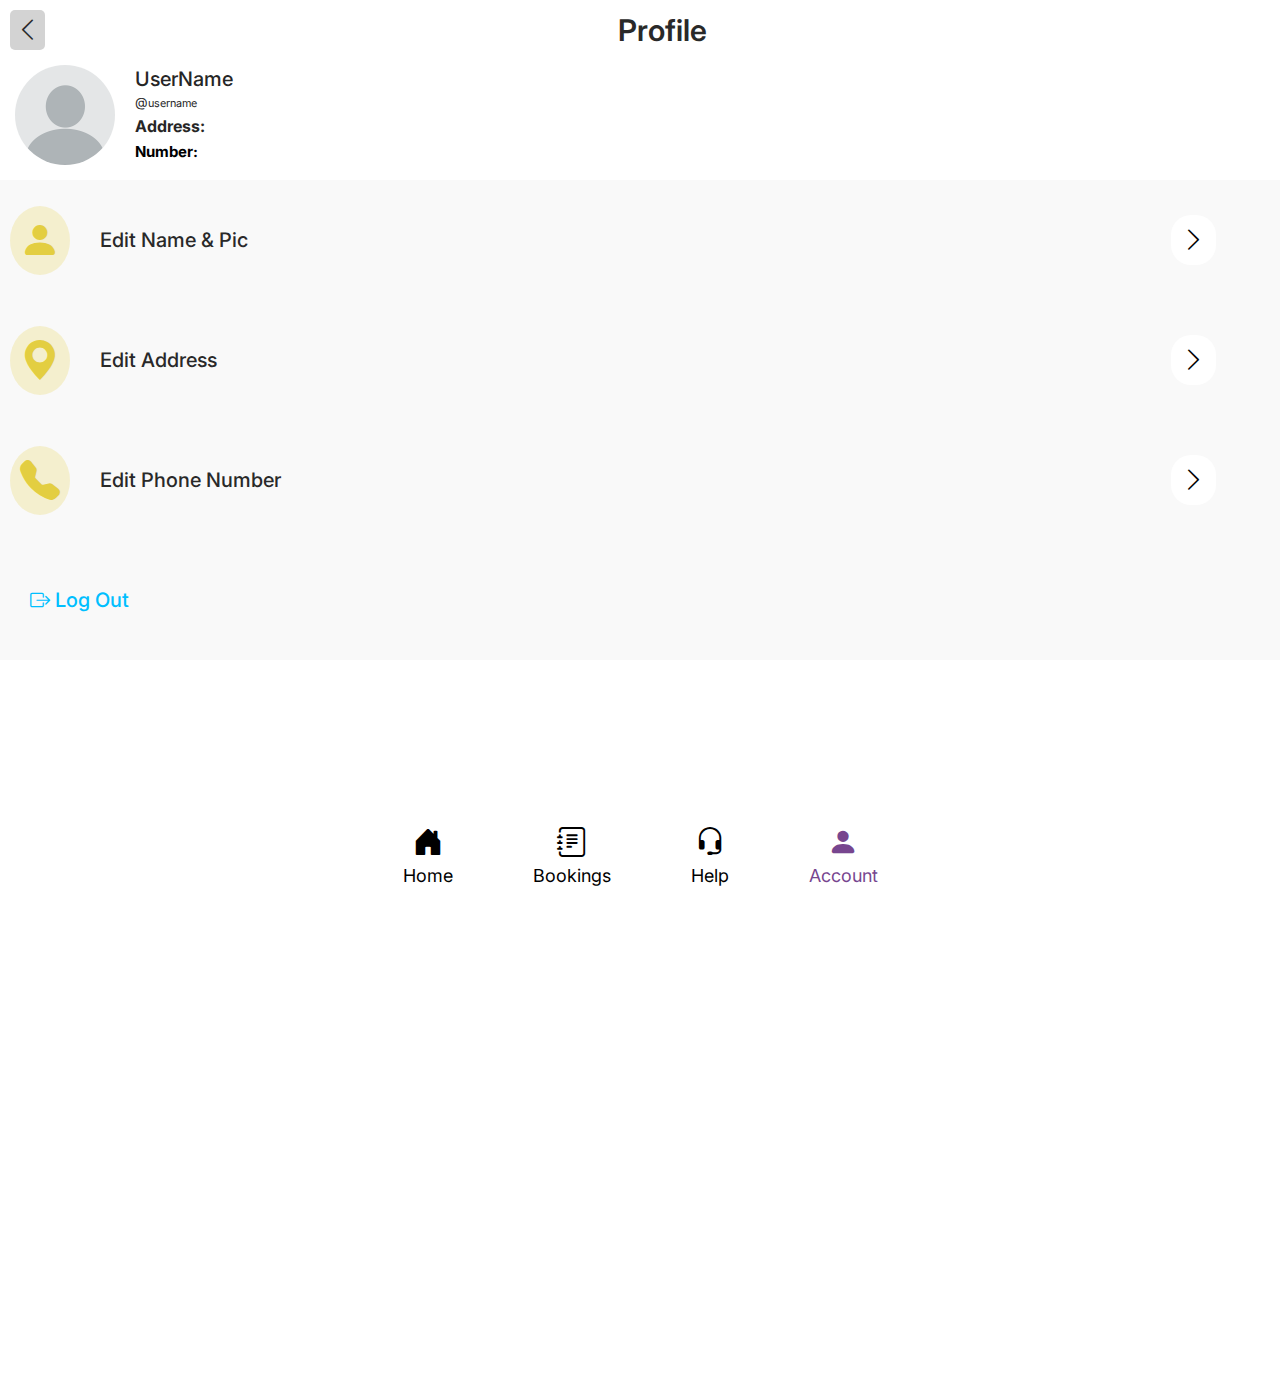
<file: account.html>
<!DOCTYPE html>
<html lang="en">

<head>
  <meta charset="UTF-8">
  <meta http-equiv="X-UA-Compatible" content="IE=edge">
  <meta name="viewport" content="width=device-width, initial-scale=1.0">
  <meta name="description" content="Faster Home Services Account page for user details filled up like images, name, number and address">
  <title>Account</title>
  <link rel="stylesheet" href="style.css">
  <link rel="stylesheet" href="https://cdn.jsdelivr.net/npm/bootstrap-icons@1.10.5/font/bootstrap-icons.css" />
  <link rel="preconnect" href="https://fonts.googleapis.com">
<link rel="preconnect" href="https://fonts.gstatic.com" crossorigin>
<link href="https://fonts.googleapis.com/css2?family=Inter:wght@100;200;300;400;500;600;700;800;900&display=swap" rel="stylesheet">
</head>

<body>
  <!--================== Navigation of the account page===================== -->
  <nav class="navbar">
    <ul>
      <li><a href="index.html" class="home-btn"><i class="bi bi-house-door-fill"></i> Home</a></li>
      <li><a href="bookings.html" class="bookings-btn"><i class="bi bi-journal-text"></i> Bookings</a></li>
      <li><a href="help.html" class="help-btn"><i class="bi bi-headset"></i> Help</a></li>
      <li><a href="account.html" class="account-btn" style="color:#77468f"><i class="bi bi-person-fill"></i> Account</a>
      </li>
    </ul>
    <div class="animation start-home"></div>
  </nav>

  <div class="user-profile">
    <!--====================== Account Page Heading ===============-->
    <div class="user-profile-heading">
      <a href="services.html"><i class="bi bi-chevron-left"></i></a>
      <h2>Profile</h2>
    </div>
    <!-- ====================User Profile Details======================  -->
    <div class="user-profile-details">
      <div class="user-picture-name">
        
        <img src="images/profile-min.png" id="profile-pic" loading="lazy" decoding="async">
     
        <div class="user-name">
          <h3 id="displayed-name">UserName</h3>
          <p>@<small id="small-name">username</small></p>
          <p class="display-address">Address: <big id="user-address"></big></p>
          <h4>Number: <big id="user-number"></big></h4>
        </div>
      </div>
      <!-- ========================Edit Name and Pic Section ==============-->
      <div class="edit-profile">
        <div class="user-icon">
          <i class="bi bi-person-fill"></i>
        </div>
        <h4>Edit Name & Pic</h4>
        <i class="bi bi-chevron-right" onclick="editFunction()"></i>
      </div>
      <!-- =======================Upload Picture Section================== -->
      <div class="upload-picture">
          <label for="input-file">Upload Image</label>
          <input type="file" accept="image/jpeg, image/png, image/jpg" id="input-file">
            <!-- ===================Update Name============================ -->
          <form action="" class="user-name-edit">
            <input type="text" placeholder="Type Name" required id="userName">
            <input type="button" value="Save" onclick="saveName()">
          </form>
      </div>
      <!--============================ Edit Address Section==================== -->
      <div class="user-address">
        <div class="address-icon">
          <i class="bi bi-geo-alt-fill"></i>
        </div>
        <h4>Edit Address</h4>
        <i class="bi bi-chevron-right" onclick="editAdress()" id="address-show"></i>
      </div>
      <!-- =========================== Update Addresss========================== -->
      <div class="address-edit">
        <form action="" class="address-editing-save">
          <input type="text" placeholder="Type Address" id="typed-address">
          <input type="button" value="Save" onclick="saveAddress()">
        </form>
      </div>
      <!--============================ Edit Phone Number Section==================== -->

      <div class="user-number">
        <div class="number-icon">
          <i class="bi bi-telephone-fill"></i>
        </div>
        <h4>Edit Phone Number</h4>
        <i class="bi bi-chevron-right" onclick="editNumber()" id="number-show"></i>
      </div>
      <!--============================ Update Phone Number==================== -->

      <div class="number-edit">
        <form action="" class="number-editing-save">
          <input type="number" placeholder="Type Number" id="typed-number">
          <input type="button" value="Save" onclick="saveNumber()">
        </form>
      </div>

   <!-- ============================Logout Button====================== -->
      <div class="logout">
        <button type="button"><i class="bi bi-box-arrow-right"></i>Log Out</button>
      </div>
    </div>
  </div>





  <!-- =============================JavaScript Of Account Page===================== -->
  <script>
    //====================Display profile piture =================

    let profilePic = document.getElementById('profile-pic');
    let inputFile = document.getElementById('input-file');


    inputFile.onchange = function () {
      profilePic.src = URL.createObjectURL(inputFile.files[0]);
    }

    //=====================edit profile pic and name dropdown ============================

    let edit_container = document.querySelector('.upload-picture');
    let editPanelOpen = true;

    const editFunction = () => {
      if (editPanelOpen) {
        edit_container.style.display = "block";
        editPanelOpen = false;
      }
      else {
        edit_container.style.display = "none";
        editPanelOpen = true;

      }
    }
    //=====================edit addresss dropdown ============================

    let edit_address = document.querySelector('.address-edit')
    const editAdress = () => {
      if (editPanelOpen) {
        edit_address.style.display = "block";
        editPanelOpen = false;
      }
      else {
        edit_address.style.display = "none";
        editPanelOpen = true;

      }
    }

    //===================================edit number dropdown================================
    let edit_number = document.querySelector('.number-edit');
    const editNumber = () => {
      if (editPanelOpen) {
        edit_number.style.display = "block";
        editPanelOpen = false;
      }
      else {
        edit_number.style.display = "none";
        editPanelOpen = true;
      }
    }



    //============================Save name function=========================
    const saveName = () => {
      let userInput = document.querySelector('#userName')
      let disPlayedName = document.querySelector('#displayed-name');
      let small_name = document.querySelector('#small-name');

      disPlayedName.innerHTML = userInput.value;
      small_name.innerHTML = userInput.value;

    }

    //===============================Save addressfunction==========================
    const saveAddress = () => {
      let userInputAddress = document.querySelector('#typed-address');
      let display_Address = document.querySelector('#user-address');

      display_Address.innerHTML = userInputAddress.value;
    }


    //=================================Save Number funtion=============================

    const saveNumber = () => {
      let userInputNumber = document.querySelector('#typed-number');
      let display_Number = document.querySelector('#user-number');

      display_Number.innerHTML = userInputNumber.value;
    }


  </script>
</body>

</html>
</file>
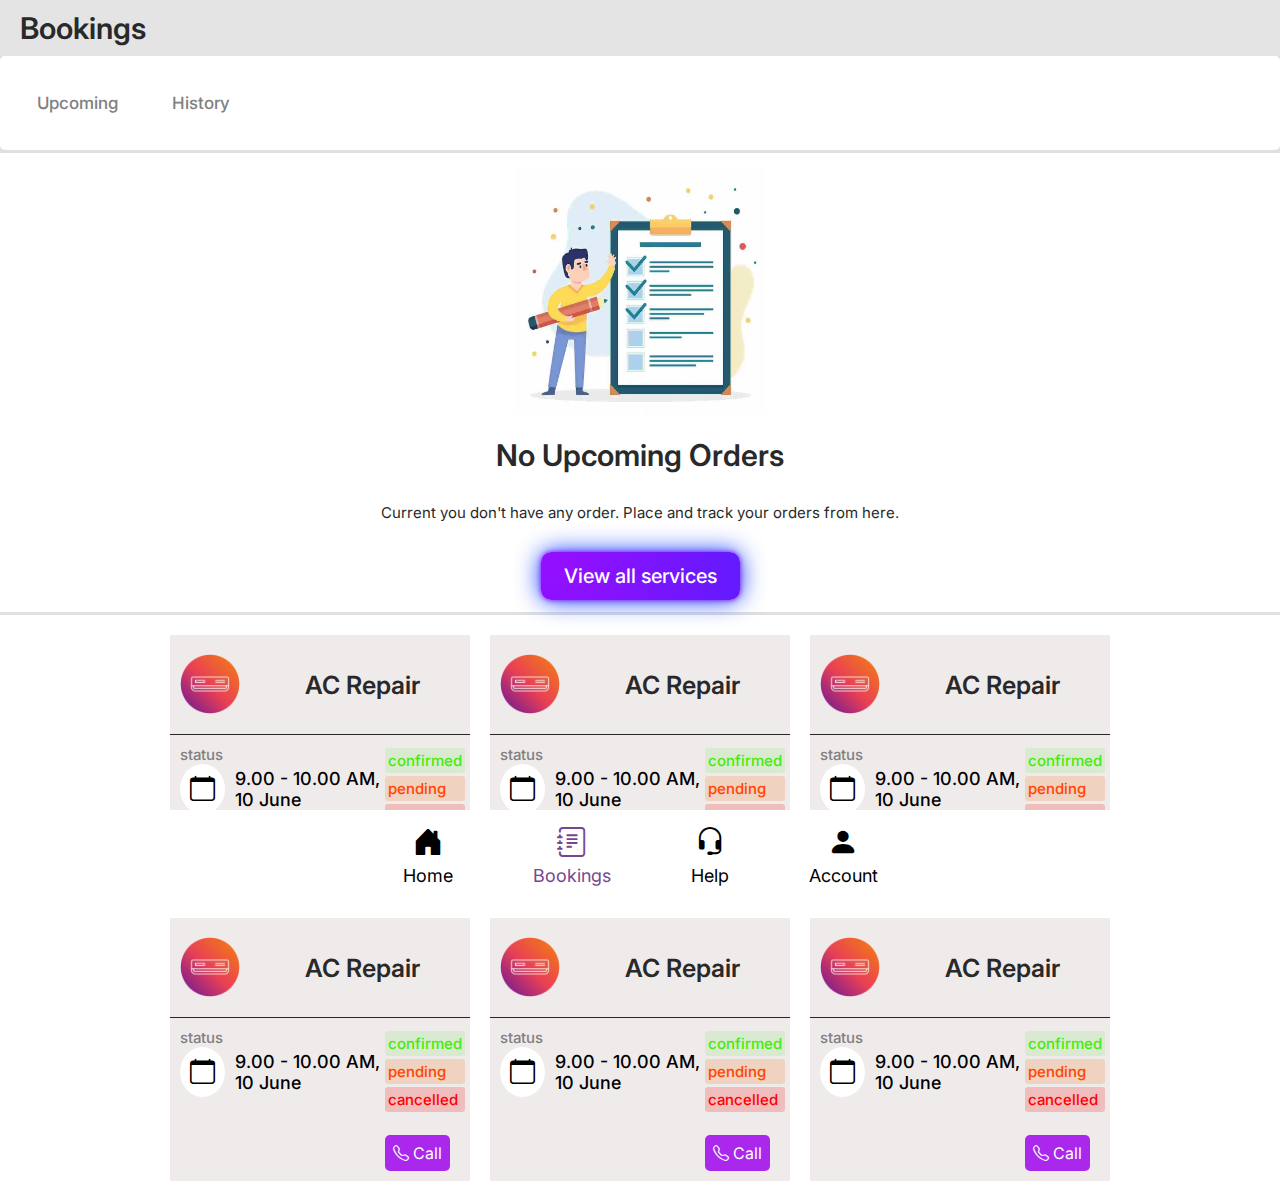
<file: bookings.html>
<!DOCTYPE html>
<html lang="en">
<head>
    <meta charset="UTF-8">
    <meta http-equiv="X-UA-Compatible" content="IE=edge">
    <meta name="viewport" content="width=device-width, initial-scale=1.0">
    <title>Booking</title>
    <link rel="stylesheet" href="style.css">
    <link
    rel="stylesheet"
    href="https://cdn.jsdelivr.net/npm/bootstrap-icons@1.10.5/font/bootstrap-icons.css"
  />
  <link rel="preconnect" href="https://fonts.googleapis.com">
<link rel="preconnect" href="https://fonts.gstatic.com" crossorigin>
<link href="https://fonts.googleapis.com/css2?family=Inter:wght@100;200;300;400;500;600;700;800;900&display=swap" rel="stylesheet">
  <link>
</head>
<body>
    <!-- ===============================Navigation option ==============================-->
    <nav class="navbar">
        <ul>
          <li><a href="index.html"  class="home-btn"><i class="bi bi-house-door-fill"></i> Home</a></li>
          <li><a href="bookings.html" class="bookings-btn" style="color:#77468f"><i class="bi bi-journal-text"></i> Bookings</a></li>
          <li><a href="help.html" class="help-btn"><i class="bi bi-headset"></i> Help</a></li>
          <li><a href="account.html" class="account-btn" ><i class="bi bi-person-fill"></i> Account</a></li>
        </ul>
        <div class="animation start-home"></div>
      </nav>
      <!-- ====================Upcoming and History Button Filter================== -->
      <div class="bookings-heading">
        <h2>Bookings</h2>
      </div>
      <div class="bookings-page">
        <div class="bookings-filter">
          <button class="upcoming-bookings">Upcoming</button>
          <button class="bookings-History">History</button>
        </div>
<!-- ===========================No Booking  =======================-->
        <div class="without-booking-services">
          <picture>
            <source srcset="images/no-orders-01.webp" type="image/webp">
            <source srcset="images/no-orders-01.jpg" type="image/jpg">
         <img src="images/no-orders-01.jpg" alt="no orders" srcset="" loading="lazy" decoding="async">
        </picture>
        <!-- loading="lazy" decoding="async" -->

     <h3>No Upcoming Orders</h3>
     <p>Current you don't have any order. Place and track your orders from here.</p>
     <a href="services.html">View all services</a>

        </div>
<!-- ===========================Booking Services  =======================-->

        <div class="booking-services" id="booking-container">
<!--           
          <div class="booking-services-1">
            <div class="booking-services-1-top">
              <picture>
                <source srcset="images/air-conditioner-min.webp" type="image/webp">
                <source srcset="images/air-conditioner-min.jpg" type="image/jpg">
              <img src="images/air-conditioner-min.png" alt="" srcset="" loading="lazy" decoding="async">
            </picture>
              <div class="booking-name">
                <h4>AC Repair</h4>
              </div>
            </div>
            <div class="booking-services-1-bottom">
              <div class="booking-status">
                <big>status</big>
                <div class="time-date">
                  <i class="bi bi-calendar"></i>
                  <small>8:00-9:00 AM,<p>10 June</p></small>
                </div>
              </div>
              <div class="call-order-status">
                <h4 class="confirmed-status">Comfirmed</h4>
                <h4 class="pending-status">Pending</h4>
                <h4 class="cancled-status">Cancelled</h4>

                <button type="button"><i class="bi bi-telephone"></i> Call</button>
              </div>
            </div>
          </div> -->
        </div>
      </div>

    

<script src="bookings.js" defer></script>
</body>
</html>
</file>
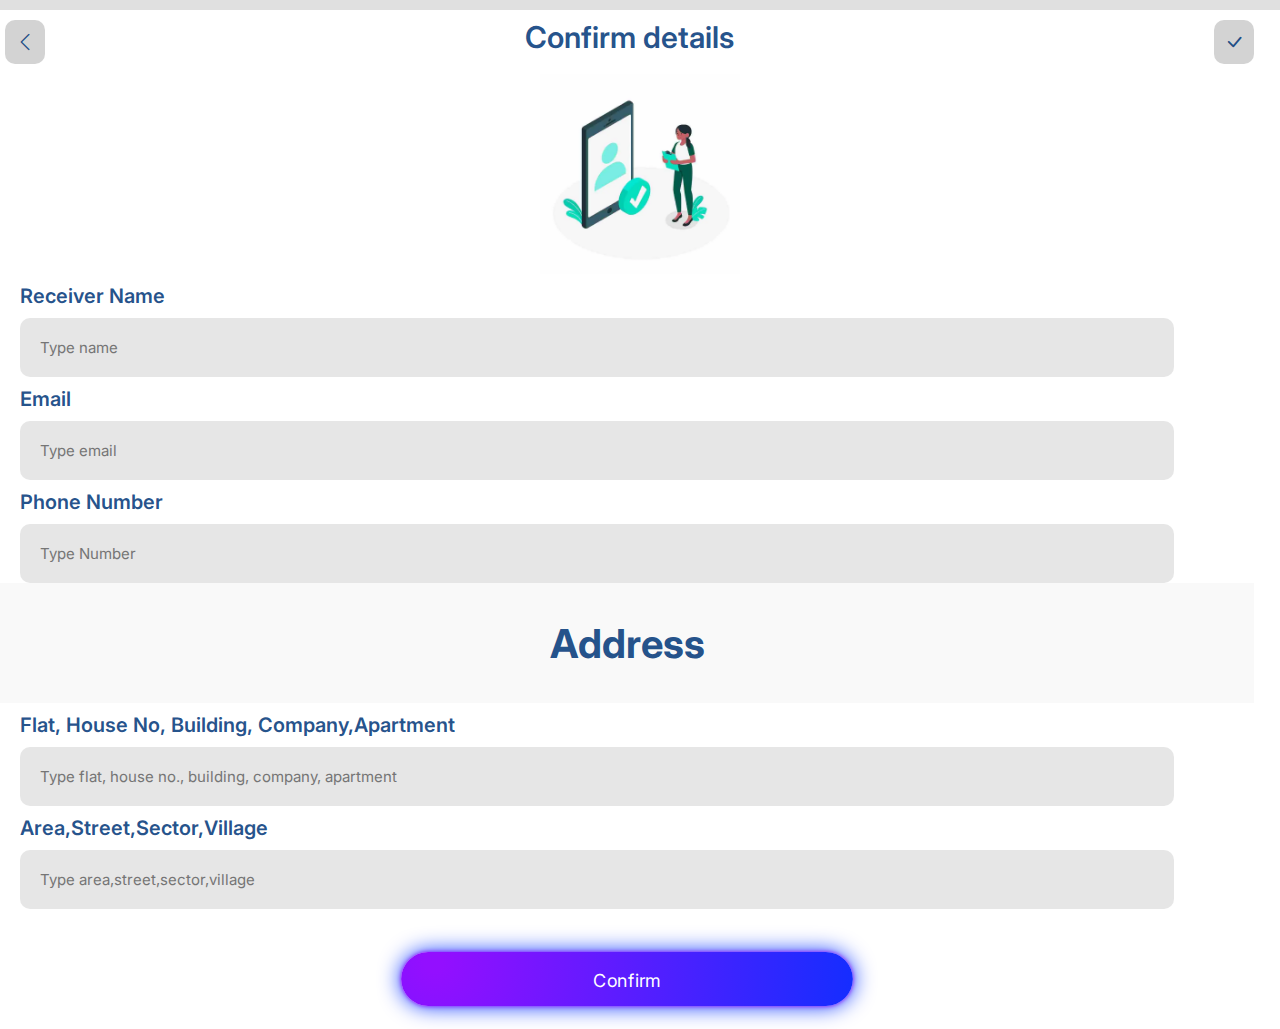
<file: confirmdetails.html>
<!DOCTYPE html>
<html lang="en">
<head>
    <meta charset="UTF-8">
    <meta http-equiv="X-UA-Compatible" content="IE=edge">
    <meta name="viewport" content="width=device-width, initial-scale=1.0">
    <meta name="description" content="Faster Home Services - Confirm Details Page this page includes user
    inputs like username, user e-mail address, user mobile number, user address, user house number and user area.">
    <title>Confirm Details</title>
    <link rel="stylesheet" href="style.css">
    <link rel="stylesheet" href="https://cdn.jsdelivr.net/npm/bootstrap-icons@1.10.5/font/bootstrap-icons.css">
    <link rel="preconnect" href="https://fonts.googleapis.com">
<link rel="preconnect" href="https://fonts.gstatic.com" crossorigin>
<link href="https://fonts.googleapis.com/css2?family=Inter:wght@100;200;300;400;500;600;700;800;900&display=swap" rel="stylesheet">
</head>
<body>
    <!-- =======================User Details Form============================= -->
<div class="user-details">
    <div class="confirm-heading">
        <a class="back-to-previous-page" href="services.html"><i class="bi bi-chevron-left"></i></a>
        <h3>Confirm details</h3>
        <big><i class="bi bi-check-lg"></i></big>
    </div>
    <picture>
        <source srcset="images/confirm-min.webp" type="image/webp">
        <source srcset="images/confirm-min.jpg" type="image/jpg">
    <img src="images/confirm-min.jpg" alt="Cofirm Details" srcset="" class="confirm-details-img" loading="lazy" decoding="async">
</picture>
    <form action="#" class="user-details-form">
        <!-- ======================User Name=============================== -->
        <div class="user-name">
            <label for="user-name"><p>Receiver Name</p></label>
            <input type="text" required placeholder="Type name">
        </div>
        <!-- ======================User Email=============================== -->
        <div class="user-email">
            <label for="user-email"><p>Email</p></label>
            <input type="email" required placeholder="Type email">
        </div>
        <!-- ======================User Number=============================== -->
        <div class="user-phone-number">
            <label for="user-number"><p>Phone Number</p></label>
                <input type="number" required placeholder="Type Number">
        </div>
        <!-- ======================User Addresss=============================== -->
        <div class="user-address">
            <label for="user-address" class="address-text"><big>Address</big></label>
        </div>
        <!-- ======================User Flat,House, Building Number=============================== -->
        <div class="user-houes">
            <label for="user-house"><p>Flat, House no, Building, Company,Apartment</p></label>
            <input type="text" placeholder="Type flat, house no., building, company, apartment" required>
        </div>
        <!-- ======================User Area=============================== -->
        <div class="user-area">
            <label for="user-area"><p>Area,Street,Sector,Village</p></label>
            <input type="text" placeholder="Type area,street,sector,village" required>
        </div>
        <div class="confirm-details">
            <input type="button" value="Confirm" id="confirm-details-btn" onclick="bookingPopUp()">
        </div>
    </form>
</div>
<!-- =================order Page=================== -->
<div class="order-page">
    <i class="bi bi-x-lg" onclick="cancleBooking()"></i>
    <picture>
    <source srcset="images/booking-page-2-min.webp" type="image/webp">
        <source srcset="images/booking-page-2-min.jpg" type="image/jpg">
    <img src="images/booking-page-2-min.jpg" alt="Book Services" srcset="" loading="lazy" decoding="async">
</picture>
    <form action="" class="booking-form">
        <!-- =======================Select Order Timing====================== -->
        <div class="booking-date">
            <label for="booking-date">Select Date & Time  <i class="bi bi-arrow-down-circle-fill"></i></label>
            <input type="datetime-local" id="booking-date">
        </div>
        <!-- ======================= Order Boking Button ====================== -->
        <div class="booking-confirm">
            <input type="button" value="Book" onclick="ThankYouPopUp()">
        </div>
    </form>
</div>
<!-- =======================ThankYou Page pop up ===============================-->
<div class="thank-you-page">
    <picture>
        <source srcset="images/thankyou-img-compressed.webp" type="image/webp">
            <source srcset="images/thankyou-img-compressed.jpg" type="image/jpg">
    <img src="images/thankyou-img-compressed.jpg" alt="Tnankyou Image" srcset="" loading="lazy" decoding="async">
    </picture>
    <h2>Thank You!</h2>
    <big>Your order is placed succesfully. Please go to order page to manage satatus.</big>
    <a href="bookings.html">View Order Status</a>
</div>

<script>
    //========================Cancle Booking Button====================
    const cancleBooking=()=>{
          document.querySelector('.order-page').style.display = "none";
         }
      
         const bookingPopUp=()=>{
          document.querySelector('.order-page').style.display = "block";
         }
         //======================Thankyou Popup button========================
      
         const ThankYouPopUp=()=>{
            document.querySelector('.thank-you-page').style.display = "block";
         }
</script>
</body>
</html>
</file>
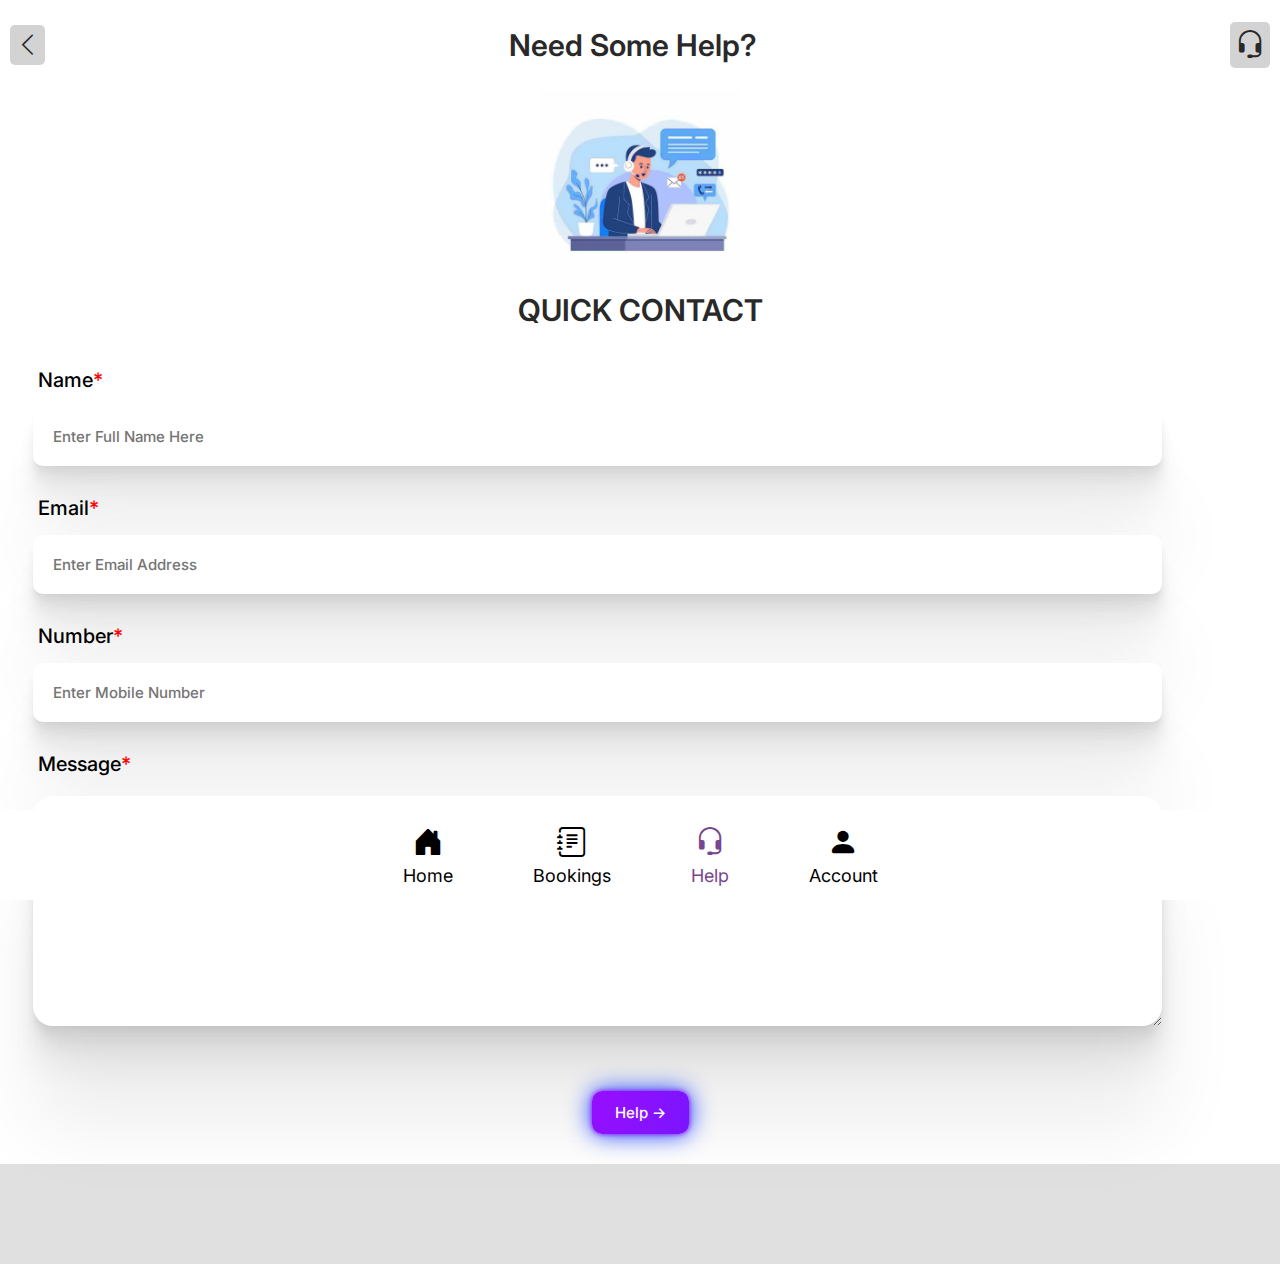
<file: help.html>
<!DOCTYPE html>
<html lang="en">
<head>
    <meta charset="UTF-8">
    <meta http-equiv="X-UA-Compatible" content="IE=edge">
    <meta name="viewport" content="width=device-width, initial-scale=1.0">
    <title>Help</title>
    <link rel="stylesheet" href="style.css">
    <link
    rel="stylesheet"
    href="https://cdn.jsdelivr.net/npm/bootstrap-icons@1.10.5/font/bootstrap-icons.css"
  />
  <link rel="preconnect" href="https://fonts.googleapis.com">
<link rel="preconnect" href="https://fonts.gstatic.com" crossorigin>
<link href="https://fonts.googleapis.com/css2?family=Inter:wght@100;200;300;400;500;600;700;800;900&display=swap" rel="stylesheet">
  <link>
</head>
<body>
 <!-- ============================Navigation option======================== -->
 <nav class="navbar">
    <ul>
      <li><a href="index.html"  class="home-btn"><i class="bi bi-house-door-fill"></i> Home</a></li>
      <li><a href="bookings.html" class="bookings-btn"><i class="bi bi-journal-text"></i> Bookings</a></li>
      <li><a href="help.html" class="help-btn" style="color:#77468f"><i class="bi bi-headset"></i> Help</a></li>
      <li><a href="account.html" class="account-btn" ><i class="bi bi-person-fill"></i> Account</a></li>
    </ul>
    <div class="animation start-home"></div>
  </nav>
<!-- =========================Help Page Heading==================== -->
  <div class="contact-us-heading">
    <a href="services.html"><i class="bi bi-chevron-left"></i></a>
     <h3>Need Some Help?</h3>
     <a href="#"><i class="bi bi-headset"></i></a>
  </div>
  <div class="need-help-img">
    <picture>
      <source srcset="images/needhelp-img.webp" type="image/webp">
      <source srcset="images/needhelp-img.jpg" type="image/jpg">
    <img src="images/needhelp-img.jpg" alt="ask for any help" srcset="" loading="lazy" decoding="async">
  </picture>
  </div>
  <!-- ==========================Help Form Fill Up=================== -->
  <div class="help-box">
    <h2>QUICK CONTACT</h2>
    <form action="" class="help-form">
        <div class="full-name">
          <label for="full-name"><p>Name <span class="red">*</span></p> 
            <input type="text" name="full-name" required placeholder="Enter Full Name Here">
          </label>
        </div>
        <div class="email">
            <label for="email"><p>Email<span class="red">*</span></p>
              <input type="email" name="email" required placeholder="Enter Email Address">
            </label>
          </div>
          <div class="number">
            <label for="number"><p>Number<span class="red">*</span></p>
              <input type="number" name="number" required placeholder="Enter Mobile Number">
            </label>
          </div>
        
          <div class="help-message">
            <label for="help-message"><p>Message<span class="red">*</span></p>
                <textarea name="" id="" cols="30" rows="10" placeholder="Enter Message"></textarea>
            </label>
          </div>
          <div class="help-btn">
            <input type="button" value="Help &rarr;">
          </div>
    </form>
  </div>
</body>
</html>
</file>
<file: style.css>
/* ==========Universal selectors========== */
* {
  margin: 0;
  padding: 0;
  box-sizing: border-box;
  text-decoration: none;
  outline: none;
  border: none;
  transition: all 0.2s linear;
  font-family: 'Inter', sansa-serif !important;
}

/* ==============HTML=============== */
html {
  font-size: 62.5%;
  scroll-behavior: smooth;
  scroll-padding-top: 5rem;
  overflow-x: hidden;
}

/* ===========Body background========== */
body {
  background: #e0e0e0;
}

/* ===================header================= */

header {
  height: auto;
  width: 100%;
  margin: auto;
  border-bottom-left-radius: 2rem;
  border-bottom-right-radius: 2rem;
  background: #77468f;
  display: flex;
  justify-content: center;
  align-items: center;
  flex-wrap: wrap;

}

/* ============Header location and GPS System=========== */
header .location {
  height: auto;
  width: 43rem;
  background: transparent;
}

header .location .address {
  display: flex;
  align-items: flex-start;
  justify-content: center;
  flex-direction: column;
  text-align: left;
}

.address article {
  font-family: 'Inter', sans-serif;
  color: #fff;
  font-size: 1.3rem;
  font-weight: 400;
  cursor: pointer;
  display: flex;
  text-align: left;
}

.address p {
  color: #fff;
  font-size: 14px;
}

.user-location-status {
  font-family: 'Inter', sans-serif;
  color: #fff;
  font-size: 2.5rem;
  font-weight: 400;
  cursor: pointer;
  display: flex;
  margin-left: 1rem;
}

.static-address {
  margin-left: 2rem;
}

.user-location {
  display: flex;
  align-items: center;
  justify-content: center;
}


header .location .address p .bi-geo-alt-fill {
  font-size: 2rem;
}

.user-location-status {
  color: #000;
  font-size: 1.5rem;
}

header .location .address a {
  color: #fff;
  font-size: 2.5rem;
  background: transparent;
  margin: 1;
  cursor: pointer;
}

#gps-btn {
  background: transparent;
  color: #fff;
  font-size: 1.5rem;
  cursor: pointer;
  margin-right: 5rem;
}

.current-location {
  font-size: 1.5rem;
  color: #fff;
  font-weight: 500;
}

.dropdown-gps .geographical-location .search-location {
  display: flex;
  align-items: center;
  padding: 1rem;
  justify-content: center;
}

.search-location input[type=text] {
  margin: 0 3rem;
  margin-top: 2rem;
  border: .1rem solid #000;
  border-radius: 1rem;
  padding: 1rem;
  font-size: 1.5rem;
  font-family: "Inter", sans-serif;
}

.bi-bullseye {
  margin-right: 1rem;
}


/* ==================User Location Tracking Pop UP=================*/

.user-location-track {
  height: 100vh;
  width: 100%;
  position: fixed;
  z-index: 155;
  background: #fff;
  left: 0;
  top: 0;
  display: flex;
  align-items: center;
  justify-content: flex-start;
  flex-direction: column;
  display: none;
}

.serach-user-location {
  display: flex;
  justify-content: center;
  align-items: center;
}

.user-location-track .bi-x-lg {
  font-size: 3rem;
  color: #000;
  font-size: 600;
  position: absolute;
  right: 4%;
  top: 8%;
  cursor: pointer;
  z-index: 20;
}

.user-location-track input[type=text] {
  padding: 1rem 5rem;
  width: 90vw;
  border: .1rem solid grey;
  font-family: 'Inter', sans-serif;
  font-weight: 400;
  color: #000;
  font-size: 1.6rem;
  border-radius: 1rem;
  margin: auto;
  position: absolute;
  top: 17%;
  z-index: 2;
}

.user-gps-location {
  height: auto;
  padding: 2rem;
  background: transparent;
  position: absolute;
  top: 22%;
  z-index: 10;
  font-family: 'Inter', sans-serif;
  font-weight: 500;
  font-size: 2rem;
  color: #77468f;
  left: 5%;
  cursor: pointer;
}


/* ====================Lets start PopUp=============== */
.lets-start-popup {
  position: fixed;
  opacity: 0;
  top: -150%;
  left: 50%;
  transform: translate(-50%, -50%) scale(1.25);
  width: 100%;
  height: 100vh;
  background: #fff;
  box-shadow:
    1.7px 4px 2.3px -8px rgba(0, 0, 0, 0.025),
    4.1px 9.6px 5.5px -8px rgba(0, 0, 0, 0.036),
    7.8px 18px 10.3px -8px rgba(0, 0, 0, 0.045),
    13.8px 32.2px 18.3px -8px rgba(0, 0, 0, 0.054),
    25.9px 60.2px 34.3px -8px rgba(0, 0, 0, 0.065),
    62px 144px 82px -8px rgba(0, 0, 0, 0.09);
  transition: top 0ms ease-in-out 200ms,
    opacity 200ms ease-in-out 0ms,
    transform 20ms ease-in-out 0ms;
  z-index: 999;
}

.lets-start-popup.s-active {
  opacity: 1;
  top: 50%;
  transform: translate(-50%, -50%) scale(1);
  transition: top 0ms ease-in-out 0ms,
    opacity 200ms ease-in-out 0ms,
    transform 20ms ease-in-out 0ms;
}

.lets-start-image {
  display: flex;
  justify-content: center;
  align-items: center;
}

header .location .lets-start-popup img {
  height: 50rem;
  width: 50rem;
  margin-bottom: 6rem;
  margin: auto;
  content-visibility: auto;
}

.lets-start-container {
  display: flex;
  width: 100%;
  justify-content: center;
  align-items: center;
}


#close-started {
  padding: 1.6rem 2.6rem;
  background: radial-gradient(523px at 7.1% 19.3%, rgb(147, 15, 255) 2%, rgb(5, 49, 255) 100.7%);
  font-family: 'Poppins', sans-serif;
  font-weight: 500;
  font-size: 14px;
  border: none;
  text-align: center;
  border-radius: 1rem;
  color: #eee;
  margin: auto;
  box-shadow: 0 0 5px rgb(147, 15, 255), 0 0 25px rgb(5, 49, 255);
  margin-bottom: 2rem;
  cursor: pointer;
  position: absolute;
  top: 80%;
}

#close-started:hover {
  box-shadow: 0 0 5px rgb(147, 15, 255),
    0 0 25px rgb(147, 15, 255), 0 0 50px rgb(5, 49, 255),
    0 0 100px rgb(147, 15, 255), 0 0 200px rgb(5, 49, 255);
}

header .cart-login-option {
  height: 10rem;
  width: 43rem;
  background: transparent;
  display: flex;
  align-items: center;
  justify-content: right;
}

header .cart-login-option .cart-login-button .bi-bag {
  font-size: 2.5rem;
  color: #fff;
  font-weight: 500;
  font-family: 'Poppins', sans-serif;
  margin-right: 5rem;
  cursor: pointer;
}


/* =============Login form Popup=============== */

.popup {
  position: fixed;
  opacity: 0;
  top: -150%;
  left: 50%;
  transform: translate(-50%, -50%) scale(1.25);
  width: 100%;
  height: 100vh;
  background: #fff;
  border-radius: 1rem;
  box-shadow:
    1.7px 4px 2.3px -8px rgba(0, 0, 0, 0.025),
    4.1px 9.6px 5.5px -8px rgba(0, 0, 0, 0.036),
    7.8px 18px 10.3px -8px rgba(0, 0, 0, 0.045),
    13.8px 32.2px 18.3px -8px rgba(0, 0, 0, 0.054),
    25.9px 60.2px 34.3px -8px rgba(0, 0, 0, 0.065),
    62px 144px 82px -8px rgba(0, 0, 0, 0.09);
  transition: top 0ms ease-in-out 200ms,
    opacity 200ms ease-in-out 0ms,
    transform 20ms ease-in-out 0ms;
  z-index: 99;
  margin: 0;
  padding: 0;

}

.popup.active {
  opacity: 1;
  top: 50%;
  transform: translate(-50%, -50%) scale(1);
  transition: top 0ms ease-in-out 0ms,
    opacity 200ms ease-in-out 0ms,
    transform 20ms ease-in-out 0ms;
}

.popup .close-btn {
  position: absolute;
  top: 60px;
  right: 8px;
  height: 30px;
  width: 30px;
  color: #000;
  text-align: center;
  line-height: 15px;
  border-radius: 50%;
  cursor: pointer;
  font-size: 3rem;
  font-weight: 500;
}

.login-page-image {
  display: flex;
  justify-content: center;
  align-items: center;
}

.login-page-image img {
  height: 30rem;
  width: 30rem;
  margin-bottom: 4rem;
  margin-top: 4rem;
  content-visibility: auto;
}

.popup .form {
  font-family: 'Poppins', sans-serif;
  font-weight: 400;
  font-size: 1.5rem;
  color: grey;
}

.popup .form h2 {
  font-family: 'Poppins', sans-serif;
  color: #292929;
  font-weight: 600;
  font-size: 4.5rem;
  text-align: center;
  margin-bottom: 3rem;
}

.popup .form p {
  font-family: 'Poppins', sans-serif;
  color: #000;
  font-weight: 400;
  font-size: 2.5rem;
  text-align: center;
  margin: 1rem 0;
}

#number-lable p {
  font-size: 2.5rem;
  font-weight: 700;
}

.popup .form .form-element {
  margin: 1.5rem 0;
  text-align: center;
}

.form-element:first-child {
  display: flex;
  align-items: center;
  justify-content: center;
  flex-direction: column;
}

.popup .form .form-element input[type=number] {
  border-radius: .5rem;
  font-family: 'Poppins', sans-serif;
  font-weight: 500;
  padding: 1rem 2.6rem;
  outline: none;
  display: block;
  margin-left: .5rem;
  margin-top: 1rem;
  background-color: #d3d3d35f;
  font-size: 1.5rem;
  color: #000;
  margin-bottom: 2rem;
}

.popup .form .form-element input[type=number]::placeholder {
  color: #292929;
}

.popup .form .form-element:last-child {
  display: flex;
  justify-content: center;
  align-items: center;
}

.popup .form .form-element input[type=button] {
  padding: 1.5rem 2.6rem;
  margin-left: 1rem;
  background: radial-gradient(523px at 7.1% 19.3%, rgb(147, 15, 255) 2%, rgb(5, 49, 255) 100.7%);
  font-family: 'Poppins', sans-serif;
  font-weight: 500;
  font-size: 1.5rem;
  border: none;
  text-align: center;
  border-radius: 1rem;
  color: #eee;
  margin: auto;
  box-shadow: 0 0 5px rgb(147, 15, 255), 0 0 25px rgb(5, 49, 255);
  cursor: pointer;
}

.popup .form .form-element input[type=button]:hover {
  box-shadow: 0 0 5px rgb(147, 15, 255),
    0 0 25px rgb(147, 15, 255), 0 0 50px rgb(5, 49, 255),
    0 0 100px rgb(147, 15, 255), 0 0 200px rgb(5, 49, 255);
}



/* ===============Search Option and Greeting Message=========== */

header .search {
  height: 10rem;
  width: auto;
  background: transparent;
  display: flex;
  flex-direction: column;
}

header .search big {
  font-family: 'Poppins', sans-serif;
  font-weight: 500;
  font-size: 3.5rem;
  text-align: left;
  color: #fff;
  margin-bottom: 1rem;
  margin-left: 6rem;
}

.search-box-alignment {
  display: flex;
  align-items: flex-start;
  justify-content: flex-start;
  width: 100%;
}

header .search .search-box {
  display: flex;
  align-items: center;
  justify-content: flex-start;
  box-shadow:
    0px 0px 0.9px rgba(0, 0, 0, 0.011),
    0px 0px 2.1px rgba(0, 0, 0, 0.016),
    0px 0px 3.9px rgba(0, 0, 0, 0.02),
    0px 0px 6.9px rgba(0, 0, 0, 0.024),
    0px 0px 13px rgba(0, 0, 0, 0.029),
    0px 0px 31px rgba(0, 0, 0, 0.04);
  width: 94%;

}

header .search .search-box .bi-search {
  font-size: 2rem;
  color: grey;
  background: #fff;
  padding: 6px 10px;
  border-top-right-radius: 1rem;
  border-bottom-right-radius: 1rem;
  cursor: pointer;
  font-family: "Inter", sans-serif;
  top: 14%;
  right: 10%;
}

header .search .search-box input {
  font-family: 'Poppins', sans-serif;
  color: #292929;
  font-weight: 400;
  font-size: 1.5rem;
  padding: 8.5px;
  border-top-left-radius: 1rem;
  border-bottom-left-radius: 1rem;
  cursor: pointer;
  box-shadow:
    0.6px 2.3px 4px rgba(0, 0, 0, 0.014),
    1.5px 5.5px 9.6px rgba(0, 0, 0, 0.02),
    2.8px 10.3px 18px rgba(0, 0, 0, 0.025),
    4.9px 18.3px 32.2px rgba(0, 0, 0, 0.03),
    9.2px 34.3px 60.2px rgba(0, 0, 0, 0.036),
    22px 82px 144px rgba(0, 0, 0, 0.05);
  width: 96%;


}

header .search .search-box input::placeholder {
  padding: 1rem;
}



/*=================main section==================== */
main {
  background: #e0e0e0;
}

/* ===============Navigation bar================ */

.navbar ul {
  position: fixed;
  bottom: 0;
  list-style-type: none;
  width: 100%;
  height: 10vh;
  background: white;
  display: flex;
  justify-content: center;
  align-items: center;
  z-index: 85;
}

.navbar ul li a {
  display: flex;
  flex-direction: column;
  text-align: center;
  justify-content: center;
  align-items: center;
  color: #000;
  font-size: 1.8rem;
  font-weight: 400;
  margin: 1rem 4rem;
}

.navbar ul li .home-btn {
  color: #000;
}

.bi-house-door-fill,
.bi-journal-text,
.bi-headset,
.bi-person-fill {
  font-size: 3rem;
  margin-bottom: .5rem;
}


/* ==================Offers secton and Image slider============== */

.offers-section {
  height: 40vh;
  width: 100%;
  background: #fff;
  margin: auto;
  display: flex;
  flex-direction: column;
  margin-bottom: 1rem;
  border-radius: 2rem;
  margin-top: 1.5rem;
}

.offers-section h2 {
  font-family: 'Poppins', sans-serif;
  font-weight: 600;
  font-size: 3rem;
  color: #292929;
  margin-top: 3rem;
  margin-left: 3rem;
  margin-bottom: 1rem;
}

.container {
  width: 100%;
  height: auto;
  background: transparent;
  display: flex;
  justify-content: center;
  align-items: center;
  margin: 2rem 0;
}

.swiper {
  width: 277px;
  height: 160px;
}

.swiper-slide {
  background-color: #77468f;
  border-radius: 1rem;

}

.swiper-slide img {
  width: 150px;
  height: 100px;
  border-radius: 1rem;
  position: absolute;
  right: 2%;
  bottom: 10%;
  content-visibility: auto;
}

.swiper-slide .yellow {
  color: yellow !important;
  margin-right: 1rem;
}

.swiper-slide h2 {
  font-family: 'Poppins', sans-serif;
  font-weight: 500;
  color: #fff;
  font-size: 2rem;

}

.swiper-slide p {
  font-family: 'Poppins', sans-serif;
  font-weight: 400;
  color: #fff;
  font-size: 13px;
  width: 5vw;
  margin-left: 3rem;
}

.container .swiper-pagination-bullet-active {
  background: #77468f;
  height: .6rem;
  width: 2rem;
  border-radius: 50%;
  z-index: 1;
}

/*================= Service categories================= */
.categories {
  height: auto;
  width: 100%;
  background: #fff;
  margin: auto;
  border-radius: 2rem;
  display: flex;
  flex-direction: column;
  margin-bottom: 1rem;
}

.categories-parent {
  height: auto;
  width: 100%;
  background: #fff;
  margin: auto;
  border-radius: 2rem;
  display: flex;
  margin-bottom: 1rem;
  align-items: center;
  justify-content: center;
  flex-wrap: wrap;
}

.categories .categories-cards {
  height: 8rem;
  width: 16rem;
  background: transparent;
  display: flex;
  flex-direction: column;
  align-items: center;
  justify-content: center;
  background: transparent;
  text-align: center;
  cursor: pointer;
  background: transparent;
  border-radius: 50%;
  margin: 1rem .3rem;
}


.categories h2 {
  font-family: 'Poppins', sans-serif;
  font-weight: 600;
  font-size: 3rem;
  color: #292929;
  margin: 3rem 0;
  margin-left: 2rem;
}


.categories-cards img {
  height: 6rem;
  width: 6rem;
  border-radius: 50%;
  margin-bottom: 1rem;
  content-visibility: auto;
}

.categories-cards h3 {
  font-family: 'Poppins', sans-serif;
  font-weight: 500;
  color: #292929;
  font-size: 1.3rem;
  display: flex;
  align-items: center;
  text-align: left;

}


/* ==================Recomended Services section========================= */

.recomended {
  height: auto;
  width: 100%;
  background: #fff;
  margin: auto;
  border-radius: 2rem;
  display: flex;
  flex-direction: column;
  margin-bottom: 1rem;
}

.recomended h2 {
  font-family: 'Poppins', sans-serif;
  font-weight: 600;
  font-size: 4rem;
  color: #292929;
  margin: 1rem 0;
  margin-left: 2rem;
}

.recomended-parent {
  height: auto;
  width: 100%;
  background: #fff;
  margin: auto;
  border-radius: 2rem;
  display: flex;
  align-items: center;
  justify-content: center;
  flex-wrap: wrap;
  margin-bottom: 10rem;
}

.recomended-services {
  background: #e0e0e0;
  display: flex;
  height: auto;
  width: 46rem;
  margin: 1rem;
  align-items: center;
  justify-content: space-between;
}

.recomended-services img {
  height: 13rem;
  width: 19rem;
  margin-right: 2rem;
  content-visibility: auto;
}

.services-description {
  display: flex;
  flex-direction: column;
  text-align: left;
  margin-right: 6rem;
  width: 27rem;
}

.recomended-offers {
  display: flex;
  align-items: center;
  justify-content: space-between;
  margin-bottom: 1rem;
  width: 25rem;
}

.services-ratings p {
  font-family: 'Poppins', sans-serif;
  font-size: 1.5rem;
  font-weight: 400;
  margin-right: 2rem;
  display: flex;
  align-items: center;
}

.services-ratings .yellow {
  color: gold !important;
  margin-right: .5rem;
}

.recomended-offers .services-offers p {
  font-family: 'Poppins', sans-serif;
  font-weight: 500;
  font-size: 14px;
  color: grey;
  margin-right: 3rem;
}

.services-description h3:first-child {
  font-size: 1.8rem;
  display: flex;
  align-items: center;
}

.services-description h3 {
  margin: .2rem 0;
  font-family: 'Poppins', sans-serif;
  font-weight: 600;
  font-size: 2.3rem;
  color: rgba(7, 60, 124, 0.889);
  display: flex;
  align-items: center;
}

.small-font {
  font-size: 14px;
}

.services-description p {
  color: grey;
  font-family: 'Poppins', sans-serif;
  font-weight: 500;
  font-size: 13px;
  margin: .5rem 0;
}

.service-provider {
  display: flex;
  flex-direction: column;
  text-align: left;
}


/* ====================services.html Page================ */
.service-category-filter {
  height: auto;
  width: 100%;
  background: #fff;
  margin: 1rem auto;
  margin-top: 1rem;
  border-bottom: .1rem solid #d3d3d3;
  box-shadow: 10px grey;
  position: relative;
}

.service-filter-parent {
  height: 7rem;
  width: 98%;
  background: transparent;
  margin: auto;
  position: relative;
  display: flex;
  align-items: center;
  overflow-x: auto;
  scroll-behavior: smooth;
}


.service-category-filter button {
  margin: 1rem;
  padding: .5rem 1rem;
  position: relative;
  background: transparent;
  border: .1rem solid #d3d3d3;
  color: grey;
  font-weight: 500;
  font-family: 'Inter', sans-serif;
  font-size: 1.3rem;
  border-radius: .5rem;
  cursor: pointer;
  width: 17rem;
  height: 4rem;
}

.activebtn {
  background: #000;
  color: #fff;
  border: none;
}

.service-category-filter button:hover {
  transition: all .3s linear;
  background: #000;
  border: none;
  color: #fff;
}

.services-options {
  background: #fff;
  width: 100%;
  display: flex;
  justify-content: center;
  align-items: center;
  flex-wrap: wrap;
  padding: 1em;
  height: auto;
  margin-bottom: 7rem;
}

.services-product {
  height: auto;
  width: 40rem;
  background: #d3d3d36e;
  display: flex;
  flex-direction: column;
  margin: 1rem;
}


.services-product-top {
  width: 100%;
  height: auto;
  display: flex;
  align-items: center;
  justify-content: space-between;
  border-bottom: .1rem solid #d3d3d3;
}

.service-img {
  height: 12rem;
  width: 16rem;
  margin-left: .5rem;
  border-radius: 1rem;
  margin-bottom: 3rem;
  margin-top: 1rem;
  content-visibility: auto;
}

.service-name-price {
  height: auto;
  width: 100%;
  display: flex;
  flex-direction: column;
}

.service-name-ratings {
  display: flex;
  flex-direction: column;
  /* margin-left: rem; */
}

.service-rating-name-add-btn {
  display: flex;
  justify-content: space-between;
  align-items: center;
  margin-top: .5rem;
  /* margin-right: 4rem; */

}

.service-name {
  font-family: 'Inter', sans-serif;
  font-weight: 500;
  font-size: 1.5rem;
  color: #292929;
  margin-left: 2rem;
}

.bi-star-fill {
  margin-right: .5rem;
}

.service-ratings {
  display: flex;
  font-family: 'Inter', sans-serif;
  font-weight: 600;
  font-size: 1.3rem;
  /* margin-bottom: 4rem; */
  margin-left: 2rem;

}

.actual-rating {
  font-weight: 500;
  color: grey;
  margin-left: .5rem;
}

.service-add-btn {
  margin-bottom: 5rem;
  margin-right: 1rem;
  padding: .5rem;
  border: .1rem solid #312f2fdd;
  background: transparent;
  font-family: 'Inter', sans-serif;
  font-size: 1.5rem;
  border-radius: .5rem;
  cursor: pointer;
  display: flex;
  margin-top: .5rem;
}

.actual-price {
  font-weight: 600;
  font-size: 2rem;
  color: #292929;
  /* margin-bottom: .5rem; */
  margin-bottom: 8rem;
  margin-left: 2rem;
}

.services-product-bottom {
  display: flex;
  justify-content: center;
  align-items: center;
  height: auto;
  width: 100%;
  margin-top: 1rem;
  background: transparent;
  margin: 1rem 0;
}

.service-description {
  display: flex;
  flex-direction: column;
  margin-right: 1rem;
}

.product-description-1,
.product-description-2,
.product-description-3 {
  font-family: 'Inter', sans-serif;
  font-weight: 500;
  font-size: 1.5rem;
  margin: .5rem 0;
}

/* =====================Product cart=================  */

.product-cart {
  height: 100vh;
  width: 40%;
  background: #fff;
  position: fixed;
  top: 0;
  right: 0;
  text-align: center;
  display: none;
  z-index: 599;
}

.cart-btn {
  background: transparent;
  cursor: pointer;
}

.product-cart .active-cart {
  display: block;
}


.product-cart h2 {
  font-family: 'Inter', sans-serif;
  font-weight: 500;
  font-size: 2.5rem;
  color: rgb(7, 60, 124, 0.889);
  margin-top: 8rem;
}

.bi-x-lg {
  font-size: 3rem;
  color: #000;
  font-weight: 500;
  cursor: pointer;
  position: absolute;
  top: 8%;
  right: 8%;
}

.cart-container {
  display: flex;
  width: 100%;
  margin-bottom: 3rem;
  flex-direction: column;
}

.selected-service {
  height: 60vh;
  width: 100%;
  background: #fff;
}

.product-service,
.product-service-2 {
  height: 10rem;
  width: 100%;
  background: #d3d3d395;
  display: flex;
  justify-content: space-between;
  align-items: center;
  margin: .5rem 0;
}

.product-img {
  height: 70px;
  margin-left: 1rem;
  width: 100px;
  border-radius: 1rem;
  content-visibility: auto;
}

.product-name {
  font-family: 'Inter', sans-serif;
  font-weight: 500;
  font-size: 1.6rem;
  margin-bottom: 1rem;
  color: #292929;
  margin-right: 1rem;
}

.product-price {
  font-family: 'Inter', sans-serif;
  font-weight: 500;
  font-size: 2rem;
  color: rgb(7, 60, 124, 0.889);
  margin-right: 1rem;

}


.bi-trash3 {
  color: red;
  font-size: 2rem;
  font-weight: 500;
  cursor: pointer;
  margin-right: 2rem;
}


.product-order {
  padding: 1rem 2rem;
  margin-left: 1rem;
  background: radial-gradient(523px at 7.1% 19.3%, rgb(147, 15, 255) 2%, rgb(5, 49, 255) 100.7%);
  font-family: 'Poppins', sans-serif;
  font-weight: 500;
  font-size: 2rem;
  border: none;
  text-align: center;
  border-radius: 1rem;
  color: #eee;
  margin: auto;
  box-shadow: 0 0 5px rgb(147, 15, 255), 0 0 25px rgb(5, 49, 255);
  cursor: pointer;
  position: absolute;
  top: 70%;
  left: 40%;

}

/* =====================confirmdetails.html page=============== */

.user-details {
  width: 100%;
  background: #fff;
  height: auto;
}

.confirm-heading {
  width: 98%;
  display: flex;
  align-items: center;
  justify-content: space-between;
  margin: 1rem 0;
}

.confirm-heading a {
  padding: 1rem;
  background: #D3D3D3;
  color: rgb(7, 60, 124, 0.889);
  font-size: 2rem;
  font-weight: 700;
  border-radius: 1rem;
  cursor: pointer;
  margin-top: 1rem;
  margin-left: .5rem;
}

.confirm-heading h3 {
  font-family: 'Inter', sans-serif;
  font-size: 3rem;
  font-weight: 600;
  color: rgb(7, 60, 124, 0.889);
}

.confirm-heading big {
  padding: 1rem;
  background: #D3D3D3;
  color: rgb(7, 60, 124, 0.889);
  font-size: 2rem;
  font-weight: 700;
  border-radius: 1rem;
  margin-top: 1rem;

}

.confirm-details-img {
  height: 200px;
  width: 200px;
  margin: auto;
  display: block;
  content-visibility: auto;
}

.user-details-form {
  width: 98%;
  height: auto;
}

.user-details-form .user-name {
  display: flex;
  flex-direction: column;
}

.address-text {
  text-align: center !important;
  margin-left: 5rem;
  margin: auto;
}

.address-text big {
  font-size: 4rem;
  color: rgb(7, 60, 124, 0.889);
  font-style: bold;
  font-weight: 700;

}

.user-details-form .user-name p,
.user-details-form .user-phone-number p,
.user-details-form .user-address p,
.user-details-form .user-email p,
.user-details-form .user-houes p,
.user-details-form .user-area p {
  font-size: 2rem;
  font-weight: 600;
  color: rgb(7, 60, 124, 0.889);
  margin: 1rem 0;
  margin-left: 2rem;
  text-transform: capitalize !important;
}


.user-details-form .user-name input[type=text],
.user-details-form .user-phone-number input[type=number],
.user-details-form .user-address input[type=text],
.user-details-form .user-email input[type=email],
.user-details-form .user-houes input[type=text],
.user-details-form .user-area input[type=text] {
  width: 92%;
  background: #d3d3d391;
  font-family: 'Inter', sans-serif;
  font-weight: 400;
  font-size: 1.5rem;
  padding: 2rem;
  border-radius: 1rem;
  margin-left: 2rem;
}

.user-details-form .confirm-details {
  display: flex;
  justify-content: center;
  align-items: center;
}

.user-details-form .confirm-details input[type=button] {
  padding: 2rem;
  width: 40%;
  font-size: 2rem;
  color: #fff;
  border-radius: 3rem;
  box-shadow: 0 0 5px rgb(147, 15, 255), 0 0 25px rgb(5, 49, 255);
  margin-top: 4rem;
  background: radial-gradient(523px at 7.1% 19.3%, rgb(147, 15, 255) 2%, rgb(5, 49, 255) 100.7%);
  margin-bottom: 2rem;
  cursor: pointer;
  transform: scale(.9);
  transition: all .3s ease-in-out;
  height: 6rem;
}

.user-details-form .confirm-details input[type=button]:hover {
  box-shadow: 0 0 5px rgb(147, 15, 255),
    0 0 25px rgb(147, 15, 255), 0 0 50px rgb(5, 49, 255),
    0 0 100px rgb(147, 15, 255), 0 0 200px rgb(5, 49, 255);
  transform: scale(1);
}

/*===================== Order page ================== */

.order-page {
  height: 100vh;
  width: 100%;
  background:
    #fff;
  display: flex;
  flex-direction: column;
  position: fixed;
  top: 0;
  display: none;
}

.order-page .bi-x-lg {
  top: 6%;
  right: 2%;
}

.order-page img {
  height: 400px;
  margin-top: 1rem;
  width: 100%;
  margin: auto;
  margin-bottom: 2rem;
  position: absolute;
  top: 13%;
  border-radius: 5%;
  content-visibility: auto;
}

.booking-form {
  display: flex;
  align-items: center;
  justify-content: center;
  flex-direction: column;
  position: fixed;
  top: 70%;
  margin: auto;
  left: 40%;
}

.booking-form label {
  display: flex;
  font-family: 'Inter', sans-serif;
  font-weight: 500;
  font-size: 2.3rem;
  color: rgb(7, 60, 124, 0.889);
  margin: 1.5rem 0;
  margin-bottom: 3rem;
}

.booking-date input[type=datetime-local] {
  display: block;
  padding: 1rem;
  color: #fff;
  background: radial-gradient(523px at 7.1% 19.3%, rgb(147, 15, 255) 2%, rgb(5, 49, 255) 100.7%);
  box-shadow: 0 0 5px rgb(147, 15, 255), 0 0 25px rgb(5, 49, 255);
  font-size: 1.5rem;
  transition: all .3s linear;
  margin: 2rem auto;
  border-radius: 1rem;
  cursor: pointer;
  text-align: left;
  width: 220px;
}

.booking-date input[type=datetime-local]::placeholder {
  color: #fff;
}


.booking-date .bi-arrow-down-circle-fill {
  margin-left: .5rem;
}

.booking-form h2 {
  font-family: 'Inter', sans-serif;
  font-weight: 500;
  font-size: 2rem;
  color: rgb(7, 60, 124, 0.889);
  text-align: left;
  margin-left: 4rem;
}

.booking-form lable {
  display: flex;
  justify-content: center;
  align-items: center;
  flex-direction: column;
}

.booking-confirm input[type=button] {
  background: radial-gradient(523px at 7.1% 19.3%, rgb(147, 15, 255) 2%, rgb(5, 49, 255) 100.7%);
  box-shadow: 0 0 5px rgb(147, 15, 255), 0 0 25px rgb(5, 49, 255);
  font-family: 'Inter', sans-serif;
  font-weight: 500;
  font-size: 1.5rem;
  color: #fff;
  margin: 2rem 0;
  padding: 1.2rem 2rem;
  border-radius: 1rem;
  cursor: pointer;
  transition: all .3s linear;
}

/*===================== account.html Page================== */
.user-profile {
  height: auto;
  width: 100%;
  display: flex;
  flex-direction: column;
  background: #fff;
}

.user-profile-heading {
  display: flex;
  align-items: center;
  margin-top: 1rem;
}

.user-profile-heading a {
  font-size: 2.5rem;
  font-family: 'Inter', sans-serif;
  font-weight: 500;
  color: #292929;
  padding: .5rem;
  border-radius: .5rem;
  background: #d3d3d3;
  margin-left: 1rem;
}

.user-profile-heading h2 {
  font-family: 'Inter', sans-serif;
  font-weight: 600;
  font-size: 3rem;
  color: #292929;
  display: block;
  margin: auto;
}

.user-profile-details {
  display: flex;
  flex-direction: column;
  justify-content: flex-start;
  align-items: flex-start;
  width: 100%;
  height: 150vh;
}

.user-picture-name {
  display: flex;
  align-items: center;
  width: 100%;
  height: auto;
  padding: 1.5rem;
}

.user-picture-name img {
  width: 10rem;
  height: 10rem;
  border-radius: 50%;
  margin-right: 2rem;
  content-visibility: auto;
}

.user-name {
  display: flex;
  flex-direction: column;
}

.user-name h3 {
  font-family: 'Inter', sans-serif;
  font-weight: 500;
  color: #262626;
  font-size: 2rem;
}

.user-name p {
  font-family: 'Inter', sans-serif;
  font-weight: 400;
  color: #262626;
  font-size: 1.3rem;
  text-transform: lowercase;
  margin: .3rem 0;
}

.user-name h4 {
  font-family: 'Inter', sans-serif;
  font-size: 1.5rem;
  font-weight: bold !important;
  margin: .3rem 0;
}

.display-address {
  font-family: 'Inter', sans-serif;
  font-weight: bold !important;
  margin-right: 1rem;
  color: #262626;
  font-size: 1.6rem !important;
  margin-top: .5rem;
  text-transform: capitalize !important;
}

#user-address,
#user-number {
  text-transform: capitalize;
  font-size: 1.4rem;
  font-weight: 500 !important;

}

.edit-profile,
.user-address,
.user-number,
.logout {
  height: 12rem;
  width: 100%;
  background: #d3d3d324;
  display: flex;
  align-items: center;
  justify-content: flex-start;
}


.edit-profile h4,
.user-address h4,
.user-number h4 {
  font-size: 2rem;
  font-weight: 500;
  color: #292929;
  margin-left: 3rem;
}

.user-icon,
.address-icon,
.number-icon {
  background: rgba(222, 195, 18, 0.185);
  border-radius: 50%;
  margin-left: 1rem;
  padding: 1rem 1rem;
}

.user-icon .bi-person-fill,
.address-icon .bi-geo-alt-fill,
.user-number .bi-telephone-fill {
  font-size: 4rem;
  color: rgba(222, 195, 18, 0.763);
}

.bi-chevron-right {
  font-size: 2.5rem;
  color: #000;
  background: #fff;
  padding: 1rem;
  position: absolute;
  right: 5%;
  border-radius: 2rem;
  cursor: pointer;
}

.address-edit,
.number-edit,
.upload-picture {
  height: auto;
  width: 100%;
  background: #d3d3d324;
  display: none;
}

.upload-picture input[type=file] {
  margin-left: 1.5rem;
  display: none;
}

.upload-picture label,
.user-name-edit input[type=button],
.address-editing-save input[type=button],
.number-editing-save input[type=button] {
  display: block;
  color: #fff;
  padding: 1.2rem;
  width: 150px;
  border-radius: 1rem;
  cursor: pointer;
  font-family: 'Inter', sans-serif;
  font-weight: 500;
  font-size: 1.5rem;
  background: radial-gradient(523px at 7.1% 19.3%, rgb(147, 15, 255) 2%, rgb(5, 49, 255) 100.7%);
  box-shadow: 0 0 5px rgb(147, 15, 255), 0 0 25px rgb(5, 49, 255);
  transition: all .3s linear;
  margin: auto;
  margin-bottom: 1rem;
}

.upload-picture label:hover,
.user-name-edit input[type=button]:hover,
.address-editing-save input[type=button]:hover,
.number-editing-save input[type=button]:hover {
  box-shadow: 0 0 5px rgb(147, 15, 255),
    0 0 25px rgb(147, 15, 255), 0 0 50px rgb(5, 49, 255),
    0 0 100px rgb(147, 15, 255), 0 0 200px rgb(5, 49, 255);
}

.user-name-edit input[type=text],
.address-editing-save input[type=text],
.number-editing-save input[type=number] {
  padding: 1rem;
  font-family: 'Inter', sans-serif;
  font-weight: 500;
  font-size: 1.5rem;
  outline: none;
  border: .1rem solid #000;
  border-radius: 1rem;
  color: #000;
  margin-bottom: 1rem;
}

.address-editing-save,
.number-editing-save,
.user-name-edit {
  width: 100%;
  height: auto;
  display: flex;
  justify-content: center;
  align-items: center;
  flex-direction: column;
}

.logout button {
  color: #00BFFF;
  font-family: 'Poppins', sans-serif;
  font-weight: 500;
  font-size: 2rem;
  background: transparent;
  padding: 1rem;
  margin-left: 2rem;
  text-align: center;
}

.logout button .bi-box-arrow-right {
  margin-right: .5rem;
}

/* ==================help.html page===============  */

.contact-us-heading {
  height: 10vh;
  width: 100%;
  display: flex;
  justify-content: space-between;
  align-items: center;
  background: #fff;
}

.contact-us-heading a {
  font-size: 2.5rem;
  font-family: 'Inter', sans-serif;
  font-weight: 500;
  color: #292929;
  padding: .5rem;
  border-radius: .5rem;
  background: #d3d3d3;
  margin-left: 1rem;
}

.contact-us-heading a:last-child {
  margin-right: 1rem;
}

.contact-us-heading h3 {
  font-family: 'Inter', sans-serif;
  font-weight: 600;
  font-size: 3rem;
  color: #292929;
}

.need-help-img {
  height: auto;
  width: 100%;
  background: #fff;
  display: flex;
  justify-content: center;
  align-items: center;
}

.need-help-img img {
  height: 200px;
  width: 200px;
  content-visibility: auto;
}

.help-box {
  height: auto;
  width: 100%;
  background: #fff;
  margin-bottom: 10rem;
  text-align: center;
}

.help-box h2 {
  font-family: 'Inter', sans-serif;
  font-weight: 600;
  font-size: 3rem;
  color: #292929;
  margin-bottom: 2.5rem;
}

.help-form {
  display: flex;
  flex-direction: column;
  align-items: center;
}

.help-form label {
  display: flex;
  flex-direction: column;
}


.help-form label p {
  display: flex;
  font-family: 'Inter', sans-serif;
  font-weight: 500;
  font-size: 2rem;
  margin-left: 2.5rem;

}

.red {
  color: red;
}

.help-form .full-name input[type=text],
.help-form .email input[type=email],
.help-form .number input[type=number],
.help-form .address input[type=text] {
  font-family: 'Inter', sans-serif;
  font-weight: 500;
  font-size: 1.5rem;
  color: #000;
  box-shadow:
    0px 2.8px 2.2px rgba(0, 0, 0, 0.02),
    0.1px 6.7px 5.3px rgba(0, 0, 0, 0.028),
    0.1px 12.5px 10px rgba(0, 0, 0, 0.035),
    0.2px 22.3px 17.9px rgba(0, 0, 0, 0.042),
    0.4px 41.8px 33.4px rgba(0, 0, 0, 0.05),
    1px 100px 80px rgba(0, 0, 0, 0.07);
  padding: 2rem;
  margin-top: 1.5rem;
  border-radius: 1rem;
  width: 90%;
  margin-left: 2rem;
}

.help-form .full-name,
.help-form .email,
.help-form .number,
.help-form .address,
.help-form .help-message {
  width: 98%;
  margin: 1.5rem auto;

}

.help-form .help-btn {
  display: flex;
  justify-content: center;
  align-items: center;
}

.help-message textarea {
  box-shadow:
    0px 2.8px 2.2px rgba(0, 0, 0, 0.02),
    0.1px 6.7px 5.3px rgba(0, 0, 0, 0.028),
    0.1px 12.5px 10px rgba(0, 0, 0, 0.035),
    0.2px 22.3px 17.9px rgba(0, 0, 0, 0.042),
    0.4px 41.8px 33.4px rgba(0, 0, 0, 0.05),
    1px 100px 80px rgba(0, 0, 0, 0.07);
  font-family: 'Inter', sans-serif;
  font-weight: 500;
  font-size: 1.5rem;
  color: #292929;
  margin: 2rem 0;
  border-radius: 2rem;
  padding: 2rem;
  width: 90%;
  margin-left: 2rem;
}

.help-form .help-btn input[type=button] {
  padding: 1.2rem 2.3rem;
  background: radial-gradient(523px at 7.1% 19.3%, rgb(147, 15, 255) 2%, rgb(5, 49, 255) 100.7%);
  box-shadow: 0 0 5px rgb(147, 15, 255), 0 0 25px rgb(5, 49, 255);
  color: #fff;
  border-radius: 1rem;
  font-family: 'Inter', sans-serif;
  font-weight: 500;
  font-size: 1.5rem;
  transition: all .3s linear;
  margin: 3rem 0;
}

.help-form .help-btn input[type=button]:hover {
  box-shadow: 0 0 5px rgb(147, 15, 255),
    0 0 25px rgb(147, 15, 255), 0 0 50px rgb(5, 49, 255),
    0 0 100px rgb(147, 15, 255), 0 0 200px rgb(5, 49, 255);
}

/* =================Thankyou Page================ */

.thank-you-page {
  height: 100vh;
  width: 100%;
  display: flex;
  align-items: center;
  flex-direction: column;
  background: #fff;
  position: fixed;
  top: 0;
  display: none;
  text-align: center;
}

.thank-you-page img {
  height: 200px;
  width: 200px;
  display: block;
  margin: auto;
  margin-top: 1rem;
  content-visibility: auto;
}

.thank-you-page h2 {
  font-family: 'Inter', sans-serif;
  font-weight: 600;
  font-size: 3rem;
  color: #262626;
  margin-top: 2rem;
}

.thank-you-page big {
  margin: 1rem 0;
  font-family: 'Inter', sans-serif;
  font-weight: 400;
  font-size: 2rem;
  color: #262626;
  width: 60vw;
}

.thank-you-page a {
  font-family: 'Inter', sans-serif;
  font-weight: 500;
  font-size: 2rem;
  color: #fff;
  background: radial-gradient(523px at 7.1% 19.3%, rgb(147, 15, 255) 2%, rgb(5, 49, 255) 100.7%);
  box-shadow: 0 0 5px rgb(147, 15, 255), 0 0 25px rgb(5, 49, 255);
  padding: 1.2rem 2.3rem;
  position: absolute;
  top: 70%;
  left: 45%;
  border-radius: 1rem;
}

/* =======================bookings.html page=================== */

.bookings-heading {
  background: #efebeb52;
  padding: 1rem;
}

.bookings-heading h2 {
  margin-left: 1rem;
  font-family: 'Inter', sans-serif;
  font-weight: 600;
  font-size: 3rem;
  color: #292929;
}

.bookings-page {
  height: 100vh;
  width: 100%;
}

.bookings-filter {
  background: #fff;
  display: flex;
  align-items: flex-start;
  justify-content: flex-start;
  padding: 1rem;
  border-radius: .5rem;
  margin-bottom: .3rem;
}

.bookings-filter button {
  padding: 1.2rem;
  font-family: 'Inter', sans-serif;
  font-weight: 500;
  color: grey;
  background: transparent;
  margin: 1.5rem;
  font-size: 1.7rem;
  border-radius: 1rem;
}

.bookings-filter button:hover {
  color: #77468f;
  background: rgba(204, 141, 255, 0.42);
  cursor: pointer;
}


.without-booking-services {
  height: auto;
  width: 100%;
  background: #fff;
  padding: 1.2rem;
  display: flex;
  align-items: center;
  flex-direction: column;
  margin-bottom: .3rem;
}

.without-booking-services img {
  height: 250px;
  width: 250px;
  content-visibility: auto
}

.without-booking-services h3 {
  font-family: 'Inter', sans-serif;
  font-weight: 600;
  color: #292929;
  font-size: 3rem;
  margin: 2rem 0;
}

.without-booking-services p {
  font-family: 'Inter', sans-serif;
  font-weight: 400;
  color: #292929;
  font-size: 1.5rem;
  margin: 1rem 0;
}

.without-booking-services a {
  font-family: 'Inter', sans-serif;
  font-weight: 500;
  font-size: 2rem;
  color: #fff;
  background: radial-gradient(523px at 7.1% 19.3%, rgb(147, 15, 255) 2%, rgb(5, 49, 255) 100.7%);
  box-shadow: 0 0 5px rgb(147, 15, 255), 0 0 25px rgb(5, 49, 255);
  padding: 1.2rem 2.3rem;
  border-radius: 1rem;
  margin-top: 2rem;
}

.booking-services {
  height: auto;
  width: 100%;
  background: #fff;
  display: flex;
  align-items: center;
  justify-content: center;
  flex-wrap: wrap;
  padding: 1rem;
  margin-bottom: 10rem;

}

.booking-services-1 {
  height: auto;
  width: 300px;
  display: flex;
  flex-direction: column;
  background: #ded5d577;
  margin: 1rem;
}

.booking-services-1-top {
  height: 100px;
  width: 100%;
  display: flex;
  justify-content: space-between;
  align-items: center;
  border-bottom: .1rem solid #292929;
}

.booking-services-1-top img {
  height: 6rem;
  width: 6rem;
  border-radius: 50%;
  margin-left: 1rem;
  content-visibility: auto;
}

.booking-services-1-top .booking-name h4 {
  font-family: 'Inter', sans-serif;
  font-weight: 600;
  font-size: 2.5rem;
  color: #292929;
  margin-right: 5rem;
}


.booking-services-1-bottom {
  height: auto;
  width: 100%;
  display: flex;
  justify-content: space-between;
  margin: 1rem 0;
}

.booking-status {
  margin-left: 1rem;
}

.booking-status big {
  font-family: 'Inter', sans-serif;
  font-weight: 500;
  font-size: 1.5rem;
  color: grey;
  margin-bottom: 1rem;
}

.time-date {
  display: flex;
  justify-content: center;
  align-items: center;
}

.bi-calendar {
  font-size: 2.5rem;
  background: #fff;
  padding: 1rem;
  margin-right: 1rem;
  border-radius: 50%;
}

.time-date small {
  font-family: 'Inter', sans-serif;
  font-weight: 500;
  font-size: 1.8rem;
  color: #000;
}

.call-order-status {
  margin-right: .5rem;
}

.call-order-status .confirmed-status {
  font-family: 'Inter', sans-serif;
  font-weight: 500;
  font-size: 1.5rem;
  color: rgb(68, 235, 12);
  background: rgba(154, 232, 128, 0.244);
  padding: .3rem;
  margin: .3rem 0;
  border-radius: .3rem;
}

.call-order-status .pending-status {
  font-family: 'Inter', sans-serif;
  font-weight: 500;
  font-size: 1.5rem;
  color: orangered;
  background: rgba(238, 170, 118, 0.372);
  padding: .3rem;
  margin: .3rem 0;
  border-radius: .3rem;
}

.call-order-status .cancled-status {
  font-family: 'Inter', sans-serif;
  font-weight: 500;
  font-size: 1.5rem;
  color: red;
  background: rgba(242, 128, 128, 0.429);
  padding: .3rem;
  margin: .3rem 0;
  border-radius: .3rem;
}

.booking-services button {
  background: #aa28eb;
  color: #fff;
  font-size: 1.6rem;
  text-align: center;
  padding: .8rem;
  margin-top: 2rem;
  border-radius: .5rem;
}

/* ===============All media querries ==================== */

@media only screen and (max-width: 1280px) {
  header .location {
    width: 70vw;
    padding: 1rem;
  }

  header .cart-login-option {
    width: 30vw;
  }

  header .search big {
    margin-left: 3rem;
  }

  header .search {
    width: 100vw;
  }

  header .search .search-box {
    display: flex;
    justify-content: center;
    align-items: center;
  }

  header .search .search-box input {
    width: 94%;
    padding: 1.3rem 2rem;
  }

  header .search .search-box .bi-search {
    padding: 7.1px 10px;
  }
}


@media only screen and (max-width: 997px) {
  html {
    font-size: 55%;
  }

  .product-cart {
    width: 70%;
  }

  .product-cart h2 {
    margin-top: 10rem;
  }

  .bi-x-lg {
    top: 5%;
  }

  .order-page img {
    height: auto;
  }
}

/* ==========================For Tablet Devices======================= */
@media only screen and (max-width: 840px) {
  .offers-section {
    height: auto;
  }

  .help-box {
    height: 100vh;
    margin-bottom: 2rem;
  }

  .booking-form {
    position: fixed;
    top: 70%;
    margin: auto;
    left: 25%;
  }

  .thank-you-page a {
    left: 30%;
  }

  .booking-date input[type=datetime-local] {
    width: 170px;
  }

  .need-help-img img {
    height: auto;
    width: 100%;
  }

  .without-booking-services img {
    height: auto;
    width: 100%;
  }

  .thank-you-page img {
    height: auto;
    width: 100%;
  }

  header .location .lets-start-popup img {
    height: auto;
    width: 100%;
    margin-top: 4rem;
  }

  .user-profile-details {
    height: 120vh;
  }

  .services-product{
    width: 90vw;
  } 

}


@media only screen and (max-width: 767px) {
  html {
    font-size: 45%;
  }

  .swiper-slide img {
    height: 16rem;
  }

  .swiper-slide p {
    width: 20vw;
  }

  header .search .search-box .bi-search {
    position: absolute;
    top: 0;
    right: 1%;
    margin: auto;

  }

  header .search .search-box {
    position: absolute;
    top: 17%;
    margin: auto;
    left: 2%;
  }


}

@media only screen and (max-width: 530px) {
  header .search .search-box {
    position: absolute;
    top: 14%;
    margin: auto;
    left: 2%;
  }
}

/* =======================For Small Width Mobile Devices=================== */

@media only screen and (max-width: 380px) {
  .recomended-services {
    width: 90%;
  }

  .greeting-msg {
    margin-bottom: 3rem;
  }
}

@media only screen and (max-width: 376px) {

  header .search .search-box {
    position: absolute;
    top: 19%;
    left: 2%;
  }

}
</file>
